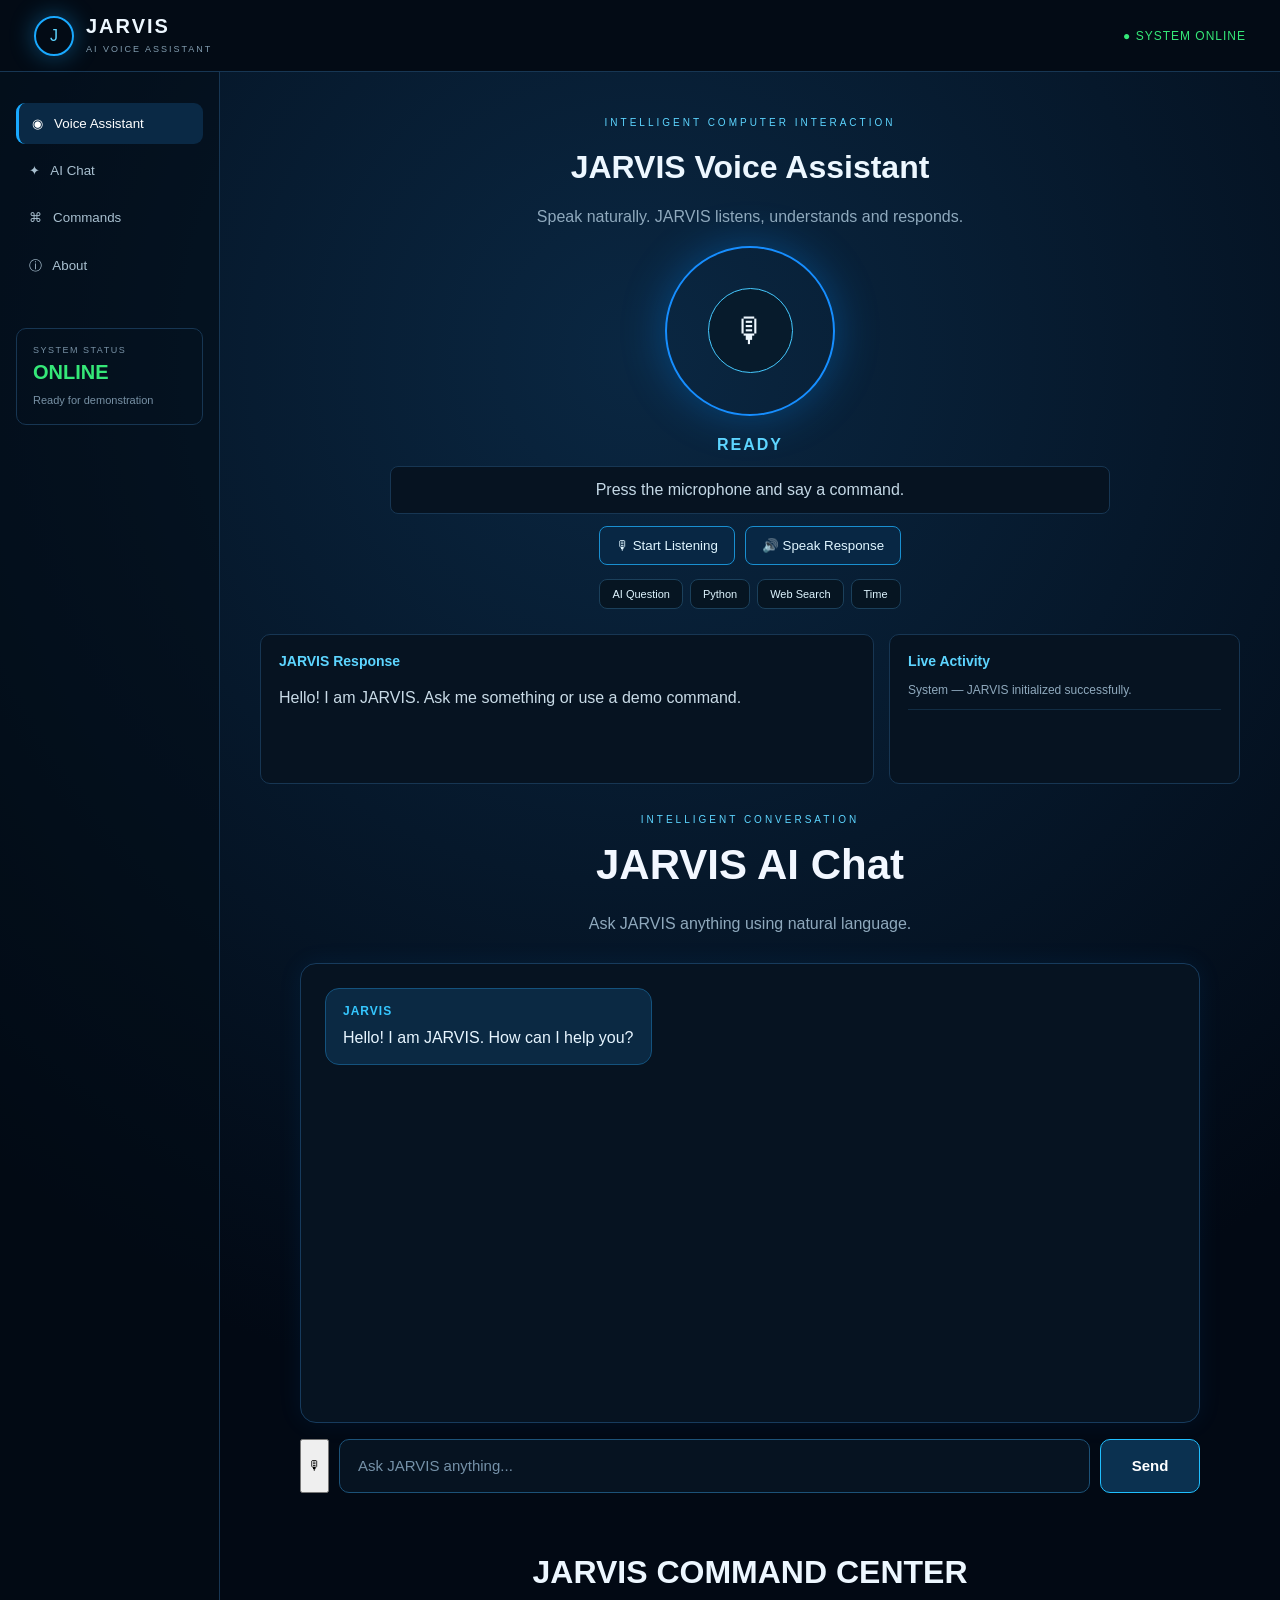
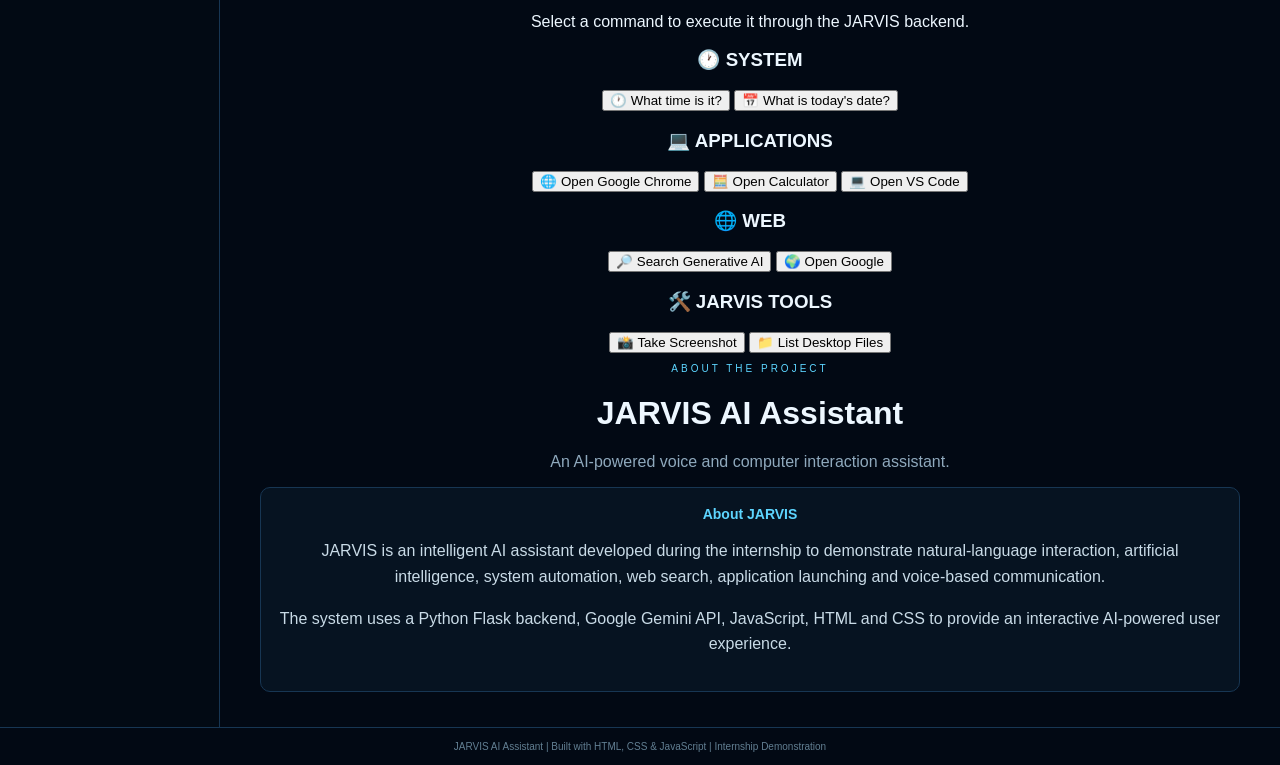
<file: index.html>
<!DOCTYPE html>
<html lang="en">

<head>

<meta charset="UTF-8">
<meta name="viewport" content="width=device-width, initial-scale=1.0">

<title>JARVIS AI Assistant</title>

<link rel="stylesheet" href="style.css">

</head>

<body>

<div class="app">

<header>

    <div class="brand">

        <div class="orb">J</div>

        <div>
            <b>JARVIS</b>
            <small>AI VOICE ASSISTANT</small>
        </div>

    </div>

    <span class="online">● SYSTEM ONLINE</span>

</header>

<div class="layout">

<!-- ===============================
     SIDEBAR
     =============================== -->

<aside>

    <button id="voiceBtn" class="active">
        ◉ &nbsp; Voice Assistant
    </button>

    <button id="aiChatBtn">
        ✦ &nbsp; AI Chat
    </button>

    <button id="commandsBtn">
        ⌘ &nbsp; Commands
    </button>

    <button id="aboutBtn">
        ⓘ &nbsp; About
    </button>

    <div class="status">

        <small>SYSTEM STATUS</small>

        <strong>ONLINE</strong>

        <span>Ready for demonstration</span>

    </div>

</aside>

<!-- ===============================
     MAIN CONTENT
     =============================== -->

<main>

<!-- ===============================
     VOICE ASSISTANT VIEW
     =============================== -->

<div id="voicePanel">

    <p class="eyebrow">
        INTELLIGENT COMPUTER INTERACTION
    </p>

    <h1>
        JARVIS Voice Assistant
    </h1>

    <p class="sub">
        Speak naturally. JARVIS listens, understands and responds.
    </p>

    <div class="assistant-orb" id="orb">

        <div class="mic">
            🎙
        </div>

    </div>

    <div class="state" id="state">
        READY
    </div>

    <div class="transcript" id="transcript">
        Press the microphone and say a command.
    </div>

    <div class="actions">

        <button id="micBtn">
            🎙 Start Listening
        </button>

        <button id="speakBtn">
            🔊 Speak Response
        </button>

    </div>

    <div class="quick">

        <button data-q="What is Artificial Intelligence?">
            AI Question
        </button>

        <button data-q="What is Python?">
            Python
        </button>

        <button data-q="Search for Generative AI">
            Web Search
        </button>

        <button data-q="What time is it?">
            Time
        </button>

    </div>

    <section>

        <div class="card">

            <h3>
                JARVIS Response
            </h3>

            <p id="response">
                Hello! I am JARVIS. Ask me something or use a demo command.
            </p>

        </div>

        <div class="card activity">

            <h3>
                Live Activity
            </h3>

            <div id="log">

                <p>
                    System — JARVIS initialized successfully.
                </p>

            </div>

        </div>

    </section>

</div>

<!-- ===============================
     AI CHAT VIEW
     =============================== -->

<div id="aiChatPanel">

    <p class="eyebrow">
        INTELLIGENT CONVERSATION
    </p>

    <h1>
        JARVIS AI Chat
    </h1>

    <p class="sub">
        Ask JARVIS anything using natural language.
    </p>

    <div class="chat-box" id="chatBox">

        <div class="chat-message jarvis-message">

            <strong>JARVIS</strong>

            <p>
                Hello! I am JARVIS. How can I help you?
            </p>

        </div>

    </div>

    <!-- CHAT INPUT -->

    <div class="chat-input-area">

        <!-- NEW VOICE INPUT BUTTON -->

        <button
            id="chatMicBtn"
            title="Speak to JARVIS"
        >
            🎙
        </button>

        <input
            type="text"
            id="chatInput"
            placeholder="Ask JARVIS anything..."
            autocomplete="off"
        >

        <button id="chatSendBtn">
            Send
        </button>

    </div>

</div>

<!-- ===============================
     COMMAND CENTER VIEW
     =============================== -->

<div id="commandCenter" class="command-center">

    <h1>
        JARVIS COMMAND CENTER
    </h1>

    <p class="command-subtitle">
        Select a command to execute it through the JARVIS backend.
    </p>

    <div class="command-group">

        <h3>🕐 SYSTEM</h3>

        <button
            class="command-action"
            data-command="What time is it?"
        >
            🕐 What time is it?
        </button>


        <button
            class="command-action"
            data-command="What is today's date?"
        >
            📅 What is today's date?
        </button>

    </div>

    <div class="command-group">

        <h3>💻 APPLICATIONS</h3>

        <button
            class="command-action"
            data-command="Open Google Chrome"
        >
            🌐 Open Google Chrome
        </button>

        <button
            class="command-action"
            data-command="Open Calculator"
        >
            🧮 Open Calculator
        </button>

        <button
            class="command-action"
            data-command="Open VS Code"
        >
            💻 Open VS Code
        </button>

    </div>

    <div class="command-group">

        <h3>🌐 WEB</h3>

        <button
            class="command-action"
            data-command="Search the web for Generative AI"
        >
            🔎 Search Generative AI
        </button>

        <button
            class="command-action"
            data-command="Open Google"
        >
            🌍 Open Google
        </button>

    </div>


    <div class="command-group">

        <h3>🛠️ JARVIS TOOLS</h3>

        <button
            class="command-action"
            data-command="Take a screenshot"
        >
            📸 Take Screenshot
        </button>

        <button
            class="command-action"
            data-command="List files in my desktop"
        >
            📁 List Desktop Files
        </button>

    </div>

</div>

<!-- ===============================
     ABOUT VIEW
     =============================== -->

<div id="aboutPanel">

    <p class="eyebrow">
        ABOUT THE PROJECT
    </p>

    <h1>
        JARVIS AI Assistant
    </h1>

    <p class="sub">
        An AI-powered voice and computer interaction assistant.
    </p>

    <div class="card about-card">

        <h3>
            About JARVIS
        </h3>

        <p>
            JARVIS is an intelligent AI assistant developed during
            the internship to demonstrate natural-language interaction,
            artificial intelligence, system automation,
            web search, application launching and
            voice-based communication.
        </p>

        <p>
            The system uses a Python Flask backend, Google Gemini API,
            JavaScript, HTML and CSS to provide an interactive
            AI-powered user experience.
        </p>

    </div>

</div>

</main>

</div>

<footer>

    JARVIS AI Assistant |
    Built with HTML, CSS & JavaScript |
    Internship Demonstration

</footer>

</div>

<script src="script.js"></script>

</body>

</html>
</file>
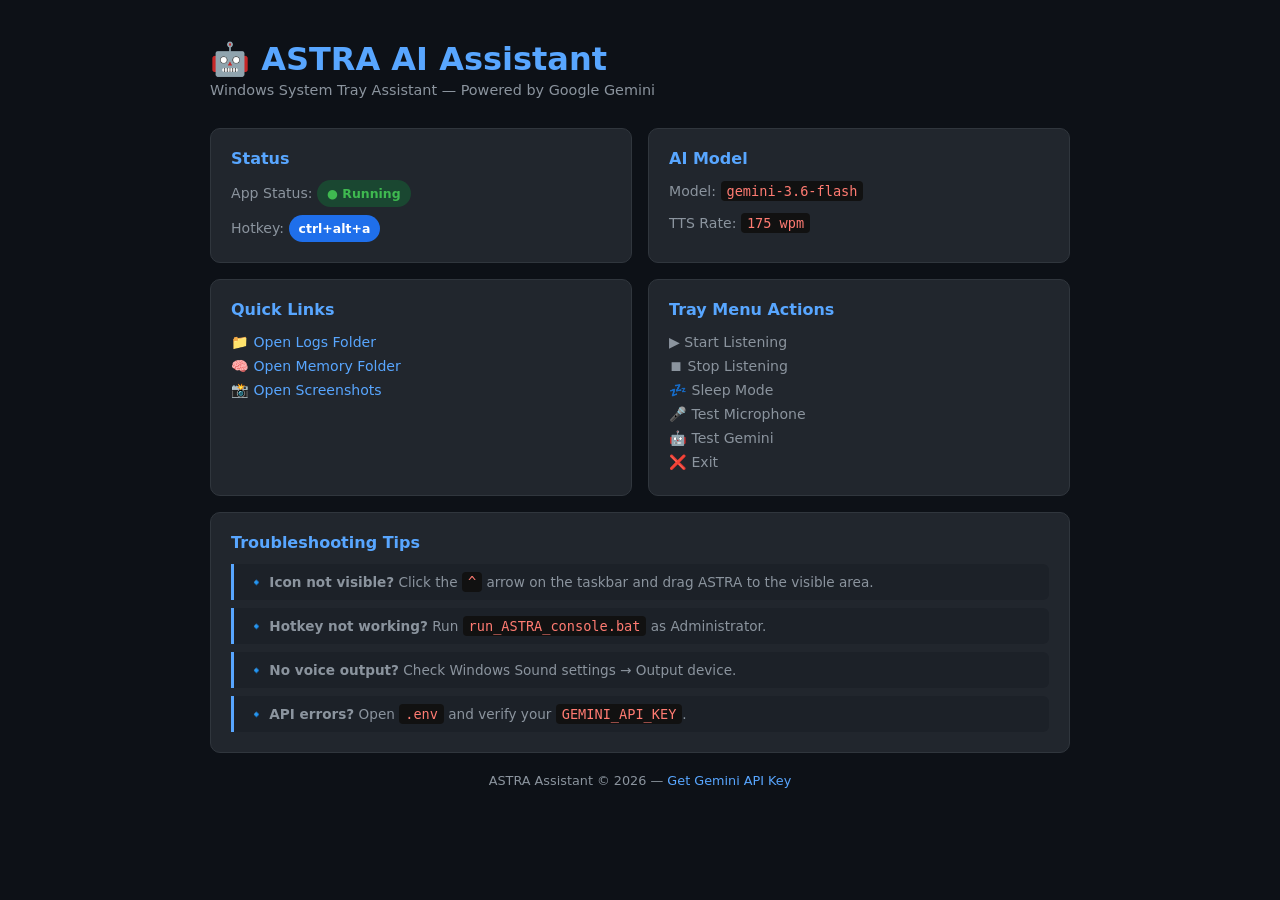
<file: dashboard.html>
<!DOCTYPE html>
<html lang="en">
<head>
    <meta charset="UTF-8">
    <meta name="viewport" content="width=device-width, initial-scale=1.0">
    <title>ASTRA AI Assistant — Dashboard</title>
    <style>
        :root {
            --bg: #0d1117; --surface: #161b22; --card: #21262d;
            --border: #30363d; --accent: #58a6ff; --text: #c9d1d9;
            --muted: #8b949e; --green: #3fb950; --red: #f85149;
        }
        * { box-sizing: border-box; margin: 0; padding: 0; }
        body { font-family: 'Segoe UI', system-ui, sans-serif; background: var(--bg); color: var(--text); padding: 40px 20px; }
        .container { max-width: 860px; margin: auto; }
        h1 { font-size: 2rem; color: var(--accent); margin-bottom: 4px; }
        .subtitle { color: var(--muted); margin-bottom: 30px; font-size: .9rem; }
        .grid { display: grid; grid-template-columns: 1fr 1fr; gap: 16px; margin-bottom: 20px; }
        .card { background: var(--card); border: 1px solid var(--border); border-radius: 10px; padding: 20px; }
        .card h3 { color: var(--accent); font-size: 1rem; margin-bottom: 12px; }
        .card p { font-size: .88rem; line-height: 1.7; color: var(--muted); }
        .badge { display: inline-block; padding: 3px 10px; border-radius: 20px; font-size: .78rem; font-weight: 600; }
        .badge-blue { background: #1f6feb; color: #fff; }
        .badge-green { background: #1a4731; color: var(--green); }
        code { background: #111; padding: 2px 6px; border-radius: 4px; color: #ff7b72; font-size: .85rem; }
        a { color: var(--accent); text-decoration: none; }
        a:hover { text-decoration: underline; }
        .full { grid-column: 1 / -1; }
        .tip { background: #1c2128; border-left: 3px solid var(--accent); padding: 10px 14px; border-radius: 0 6px 6px 0; font-size: .85rem; color: var(--muted); margin-top: 8px; }
    </style>
</head>
<body>
<div class="container">
    <h1>🤖 ASTRA AI Assistant</h1>
    <p class="subtitle">Windows System Tray Assistant — Powered by Google Gemini</p>
    <div class="grid">
        <div class="card">
            <h3>Status</h3>
            <p>App Status: <span class="badge badge-green">● Running</span></p>
            <p style="margin-top:8px">Hotkey: <span class="badge badge-blue">ctrl+alt+a</span></p>
        </div>
        <div class="card">
            <h3>AI Model</h3>
            <p>Model: <code>gemini-3.6-flash</code></p>
            <p style="margin-top:8px">TTS Rate: <code>175 wpm</code></p>
        </div>
        <div class="card">
            <h3>Quick Links</h3>
            <p><a href="file:///C:\Users\yasha\OneDrive\Desktop\ASTRA_AI_Personal_Assistant\logs">📁 Open Logs Folder</a></p>
            <p><a href="file:///C:\Users\yasha\OneDrive\Desktop\ASTRA_AI_Personal_Assistant\memory">🧠 Open Memory Folder</a></p>
            <p><a href="file:///C:\Users\yasha\OneDrive\Desktop\ASTRA_AI_Personal_Assistant\screenshots">📸 Open Screenshots</a></p>
        </div>
        <div class="card">
            <h3>Tray Menu Actions</h3>
            <p>▶ Start Listening<br>⏹ Stop Listening<br>💤 Sleep Mode<br>🎤 Test Microphone<br>🤖 Test Gemini<br>❌ Exit</p>
        </div>
        <div class="card full">
            <h3>Troubleshooting Tips</h3>
            <div class="tip">🔹 <strong>Icon not visible?</strong> Click the <code>^</code> arrow on the taskbar and drag ASTRA to the visible area.</div>
            <div class="tip">🔹 <strong>Hotkey not working?</strong> Run <code>run_ASTRA_console.bat</code> as Administrator.</div>
            <div class="tip">🔹 <strong>No voice output?</strong> Check Windows Sound settings → Output device.</div>
            <div class="tip">🔹 <strong>API errors?</strong> Open <code>.env</code> and verify your <code>GEMINI_API_KEY</code>.</div>
        </div>
    </div>
    <p style="text-align:center;color:var(--muted);font-size:.8rem;margin-top:20px">ASTRA Assistant &copy; 2026 — <a href="https://aistudio.google.com/">Get Gemini API Key</a></p>
</div>
</body>
</html>
</file>
<file: style.css>
* {
    box-sizing: border-box;
}

body {
    margin: 0;
    background: #020914;
    color: #edf7ff;
    font-family: "Segoe UI", Arial, sans-serif;
}

.app {
    min-height: 100vh;
    background: radial-gradient(
        circle at 50% 15%,
        #0a2742,
        #020914 50%
    );
}


/* =========================================
   HEADER
   ========================================= */

header {
    height: 72px;
    border-bottom: 1px solid #173653;

    display: flex;
    justify-content: space-between;
    align-items: center;

    padding: 0 34px;

    background: #030b15;
}

.brand {
    display: flex;
    align-items: center;
    gap: 12px;
}

.brand b {
    font-size: 20px;
    letter-spacing: 2px;
    display: block;
}

.brand small {
    font-size: 9px;
    letter-spacing: 2px;
    color: #829caf;
}

.orb {
    width: 40px;
    height: 40px;

    border: 2px solid #19a9ff;
    border-radius: 50%;

    display: grid;
    place-items: center;

    color: #5dd5ff;

    box-shadow: 0 0 25px #19a9ff66;
}

.online {
    color: #35e878;
    font-size: 12px;
    letter-spacing: 1px;
}


/* =========================================
   MAIN LAYOUT
   ========================================= */

.layout {
    display: grid;

    grid-template-columns: 220px minmax(0, 1fr);

    min-height: calc(100vh - 115px);
}


/* =========================================
   SIDEBAR
   ========================================= */

aside {
    border-right: 1px solid #173653;
    padding: 25px 16px;

    background: rgba(3, 11, 21, 0.55);
}

aside button {
    display: block;

    width: 100%;

    padding: 13px;
    margin: 6px 0;

    background: transparent;

    border: 0;
    border-radius: 9px;

    color: #a9c0d0;

    text-align: left;

    cursor: pointer;

    transition: 0.2s ease;
}

aside button.active,
aside button:hover {
    background: #0a2945;
    color: white;

    border-left: 3px solid #19a9ff;
}

.status {
    margin-top: 40px;

    border: 1px solid #173653;
    border-radius: 10px;

    padding: 16px;
}

.status small {
    display: block;

    color: #7891a5;

    font-size: 9px;
    letter-spacing: 1.5px;
}

.status strong {
    display: block;

    color: #35e878;

    font-size: 20px;

    margin: 6px 0;
}

.status span {
    color: #7891a5;
    font-size: 11px;
}


/* =========================================
   MAIN CONTENT AREA
   ========================================= */

main {
    width: 100%;
    min-width: 0;

    margin: 0;

    padding: 35px 40px;

    text-align: center;
}


/* =========================================
   GENERAL TEXT
   ========================================= */

.eyebrow {
    color: #5dd5ff;

    font-size: 10px;

    letter-spacing: 3px;
}

.sub {
    color: #8fa9bd;
}


/* =========================================
   VOICE ASSISTANT
   ========================================= */

.assistant-orb {
    width: 170px;
    height: 170px;

    margin: 20px auto;

    display: grid;
    place-items: center;

    border: 2px solid #168eff;

    border-radius: 50%;

    box-shadow: 0 0 45px #008dff55;
}

.mic {
    width: 85px;
    height: 85px;

    border-radius: 50%;

    display: grid;
    place-items: center;

    background: #071b2c;

    border: 1px solid #45c9ff;

    font-size: 34px;
}

.listening {
    animation: pulse 1s infinite;
}

@keyframes pulse {
    50% {
        transform: scale(1.06);

        box-shadow:
            0 0 70px #00aaff99;
    }
}

.state {
    color: #5dd5ff;

    font-weight: bold;

    letter-spacing: 2px;
}

.transcript {
    max-width: 720px;

    margin: 12px auto;

    padding: 14px;

    background: #061321;

    border: 1px solid #173653;

    border-radius: 8px;

    min-height: 46px;

    color: #c4d8e6;
}

.actions {
    display: flex;

    justify-content: center;

    gap: 10px;
}

.actions button,
.quick button {
    padding: 11px 16px;

    border-radius: 8px;

    border: 1px solid #198fd0;

    background: #082744;

    color: #dff5ff;

    cursor: pointer;

    transition: 0.2s ease;
}

.actions button:hover,
.quick button:hover {
    background: #0d4269;
}

.quick {
    display: flex;

    justify-content: center;

    gap: 7px;

    flex-wrap: wrap;

    margin: 14px;
}

.quick button {
    font-size: 11px;

    padding: 8px 12px;

    background: #061522;

    border-color: #1b405b;
}


/* =========================================
   RESPONSE CARDS
   ========================================= */

section {
    display: grid;

    grid-template-columns: 1.4fr 0.8fr;

    gap: 15px;

    margin-top: 25px;

    text-align: left;
}

.card {
    background: #061321;

    border: 1px solid #173653;

    border-radius: 10px;

    padding: 18px;

    min-height: 150px;
}

.card h3 {
    margin: 0 0 12px;

    color: #5dd5ff;

    font-size: 14px;
}

.card p {
    color: #c9dbe7;

    line-height: 1.6;
}

.activity p {
    font-size: 12px;

    border-bottom: 1px solid #112c43;

    padding-bottom: 9px;

    color: #8fa9bd;
}


/* =========================================
   AI CHAT PANEL
   ========================================= */

#aiChatPanel {
    display: none;

    width: 100%;

    max-width: 1000px;

    margin: 0 auto;

    padding: 20px 10px 40px;

    text-align: center;
}

#aiChatPanel h1 {
    font-size: 42px;

    margin: 8px 0 10px;

    color: #f2f7ff;

    text-align: center;
}

#aiChatPanel .eyebrow {
    text-align: center;

    margin-bottom: 8px;
}

#aiChatPanel .sub {
    text-align: center;

    margin-bottom: 30px;
}


/* =========================================
   CHAT WINDOW
   ========================================= */

.chat-box {
    width: 100%;

    height: 430px;

    overflow-y: auto;

    background: #061321;

    border: 1px solid #173b5d;

    border-radius: 16px;

    padding: 25px;

    display: flex;

    flex-direction: column;

    gap: 18px;

    box-shadow:
        0 0 25px rgba(0, 140, 255, 0.08);

    text-align: left;
}


/* =========================================
   CHAT MESSAGES
   ========================================= */

.chat-message {
    max-width: 75%;

    padding: 14px 18px;

    border-radius: 14px;

    line-height: 1.6;

    font-size: 16px;

    overflow-wrap: break-word;
}

.chat-message strong {
    display: block;

    font-size: 13px;

    letter-spacing: 1px;

    margin-bottom: 5px;
}

.chat-message p {
    margin: 0;
}


/* JARVIS */

.jarvis-message {
    align-self: flex-start;

    background: #0b2943;

    border: 1px solid #14527d;

    color: #e7f5ff;

    border-bottom-left-radius: 4px;
}

.jarvis-message strong {
    color: #35c7ff;
}


/* USER */

.user-message {
    align-self: flex-end;

    background: #0d3b5c;

    border: 1px solid #1875a5;

    color: #ffffff;

    border-bottom-right-radius: 4px;
}

.user-message strong {
    color: #6edcff;
}


/* =========================================
   CHAT INPUT
   ========================================= */

.chat-input-area {
    width: 100%;

    display: flex;

    gap: 12px;

    margin-top: 18px;
}

#chatInput {
    flex: 1;

    min-width: 0;

    height: 52px;

    padding: 0 18px;

    border-radius: 10px;

    border: 1px solid #1c5278;

    background: #061321;

    color: #ffffff;

    font-size: 16px;

    outline: none;
}

#chatInput::placeholder {
    color: #7591a8;
}

#chatInput:focus {
    border-color: #20bfff;

    box-shadow:
        0 0 12px rgba(32, 191, 255, 0.15);
}


/* SEND */

#chatSendBtn {
    flex: 0 0 100px;

    height: 52px;

    border-radius: 10px;

    border: 1px solid #20bfff;

    background: #0b3150;

    color: #ffffff;

    font-size: 16px;

    font-weight: 600;

    cursor: pointer;

    transition: 0.2s ease;
}

#chatSendBtn:hover {
    background: #10486f;

    transform: translateY(-1px);
}

#chatSendBtn:active {
    transform: translateY(0);
}


/* =========================================
   CHAT SCROLLBAR
   ========================================= */

.chat-box::-webkit-scrollbar {
    width: 7px;
}

.chat-box::-webkit-scrollbar-track {
    background: #061321;
}

.chat-box::-webkit-scrollbar-thumb {
    background: #16476a;

    border-radius: 10px;
}


/* =========================================
   FOOTER
   ========================================= */

footer {
    text-align: center;

    border-top: 1px solid #173653;

    padding: 13px;

    color: #627f92;

    font-size: 10px;
}


/* =========================================
   MOBILE
   ========================================= */

@media (max-width: 800px) {

    .layout {
        grid-template-columns: 1fr;
    }

    aside {
        display: none;
    }

    main {
        width: 100%;

        padding: 25px 15px;
    }

    section {
        grid-template-columns: 1fr;
    }

    #aiChatPanel {
        width: 100%;

        padding: 20px 0 30px;
    }

    #aiChatPanel h1 {
        font-size: 32px;
    }

    .chat-box {
        height: 400px;

        padding: 16px;
    }

    .chat-message {
        max-width: 90%;
    }

    .chat-input-area {
        flex-direction: column;
    }

    #chatSendBtn {
        width: 100%;

        flex: none;
    }
}

/* =========================================
   JARVIS AI CHAT - POLISHED UI
   ========================================= */

#aiChatPanel {
    display: flex;
    flex-direction: column;
    align-items: center;
    width: 100%;
    max-width: 1100px;
    margin: 0 auto;
}

#aiChatPanel .chat-box {
    width: 100%;
    max-width: 900px;
    height: 460px;
    overflow-y: auto;
    padding: 24px;
    display: flex;
    flex-direction: column;
    gap: 14px;
    background: #061321;
    border: 1px solid #173b5d;
    border-radius: 16px;
}

#aiChatPanel .chat-input-area {
    width: 100%;
    max-width: 900px;
    display: flex;
    gap: 10px;
    margin-top: 16px;
}

#chatInput {
    flex: 1;
    height: 54px;
    padding: 0 18px;
    border-radius: 10px;
    border: 1px solid #1c5278;
    background: #061321;
    color: white;
    font-size: 15px;
    outline: none;
}

#chatInput:focus {
    border-color: #20bfff;
    box-shadow: 0 0 12px rgba(32, 191, 255, 0.15);
}

#chatSendBtn {
    height: 54px;
    padding: 0 28px;
    border-radius: 10px;
    border: 1px solid #20bfff;
    background: #0b3150;
    color: white;
    font-size: 15px;
    font-weight: 600;
    cursor: pointer;
    transition: 0.2s;
}

#chatSendBtn:hover {
    background: #10486f;
    transform: translateY(-1px);
}

.chat-message {
    max-width: 75%;
    padding: 13px 17px;
    border-radius: 14px;
    line-height: 1.6;
}

.jarvis-message {
    align-self: flex-start;
    background: #0b2943;
    border: 1px solid #14527d;
}

.user-message {
    align-self: flex-end;
    background: #0d3b5c;
    border: 1px solid #1875a5;
}

.chat-message strong {
    display: block;
    margin-bottom: 4px;
    font-size: 12px;
    letter-spacing: 1px;
}

.jarvis-message strong {
    color: #35c7ff;
}

.user-message strong {
    color: #6edcff;
}

.chat-message p {
    margin: 0;
    color: #e7f5ff;
}

.chat-box::-webkit-scrollbar {
    width: 6px;
}

.chat-box::-webkit-scrollbar-thumb {
    background: #16476a;
    border-radius: 10px;
}

@media (max-width: 800px) {

    #aiChatPanel {
        padding: 25px 15px;
    }

    #aiChatPanel .chat-input-area {
        flex-direction: column;
    }

    #chatSendBtn {
        width: 100%;
    }

    .chat-message {
        max-width: 90%;
    }
}
</file>
